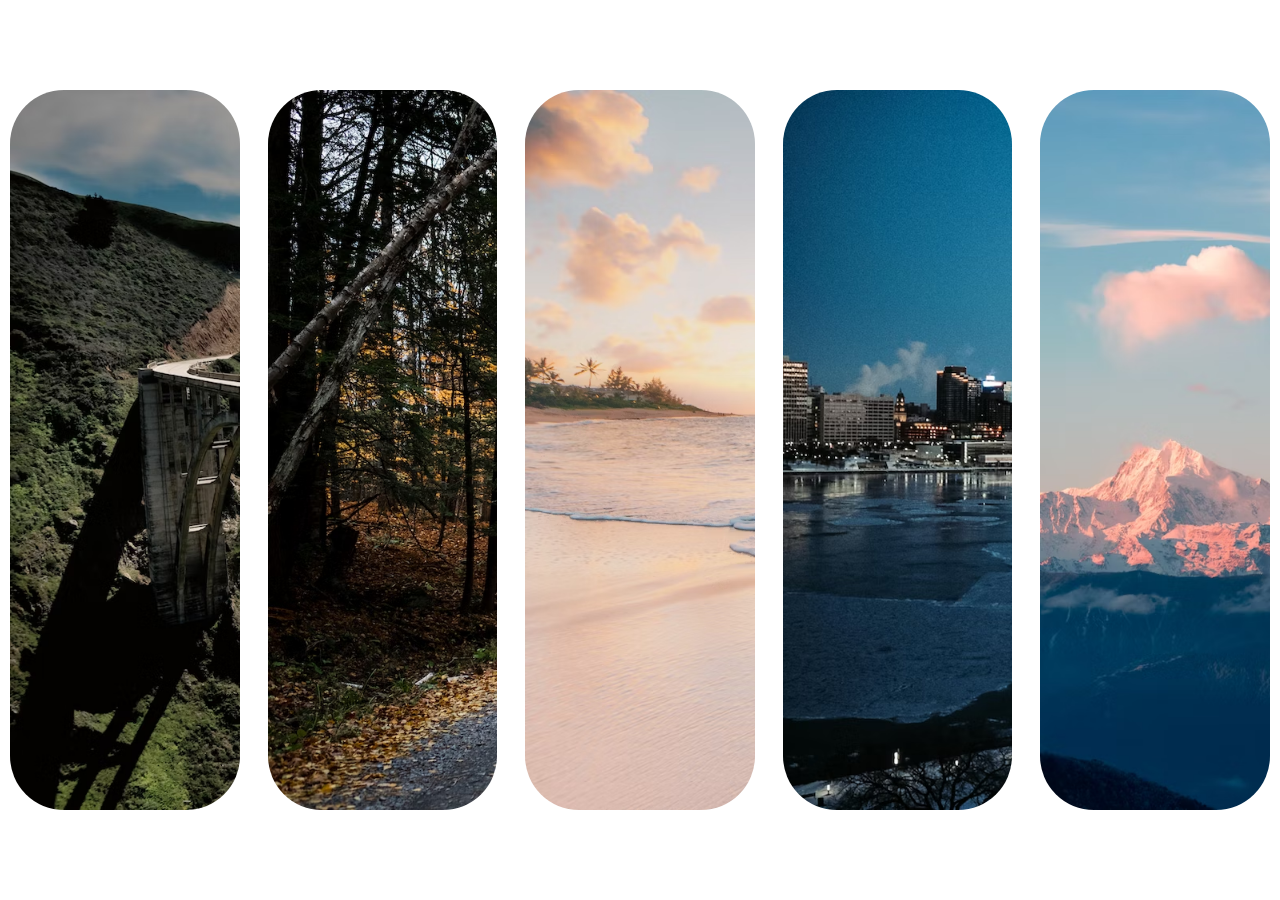
<file: expanding-cards/index.html>
<!DOCTYPE html>
<html lang="en">
<head>
    <meta charset="UTF-8">
    <meta name="viewport" content="width=device-width, initial-scale=1.0">
    <title>Expanding Cards</title>
    <link rel="stylesheet" href="normalize.css">
    <link rel="stylesheet" href="style.css">
</head>
<body>
    <div class="cardContainer">
        <div class="card backimg1">
            <h3>Explore The World</h3>
        </div>
        <div class="card backimg2">
            <h3>Wild Forest</h3>
        </div>
        <div class="card backimg3">
            <h3>Sunny Beach</h3>
        </div>
        <div class="card backimg4">
            <h3>City on Winter</h3>
        </div>
        <div class="card backimg5">
            <h3>Mountains - Clouds</h3>
        </div>
    </div>
    <script src="script.js"></script>
</body>
</html>
</file>
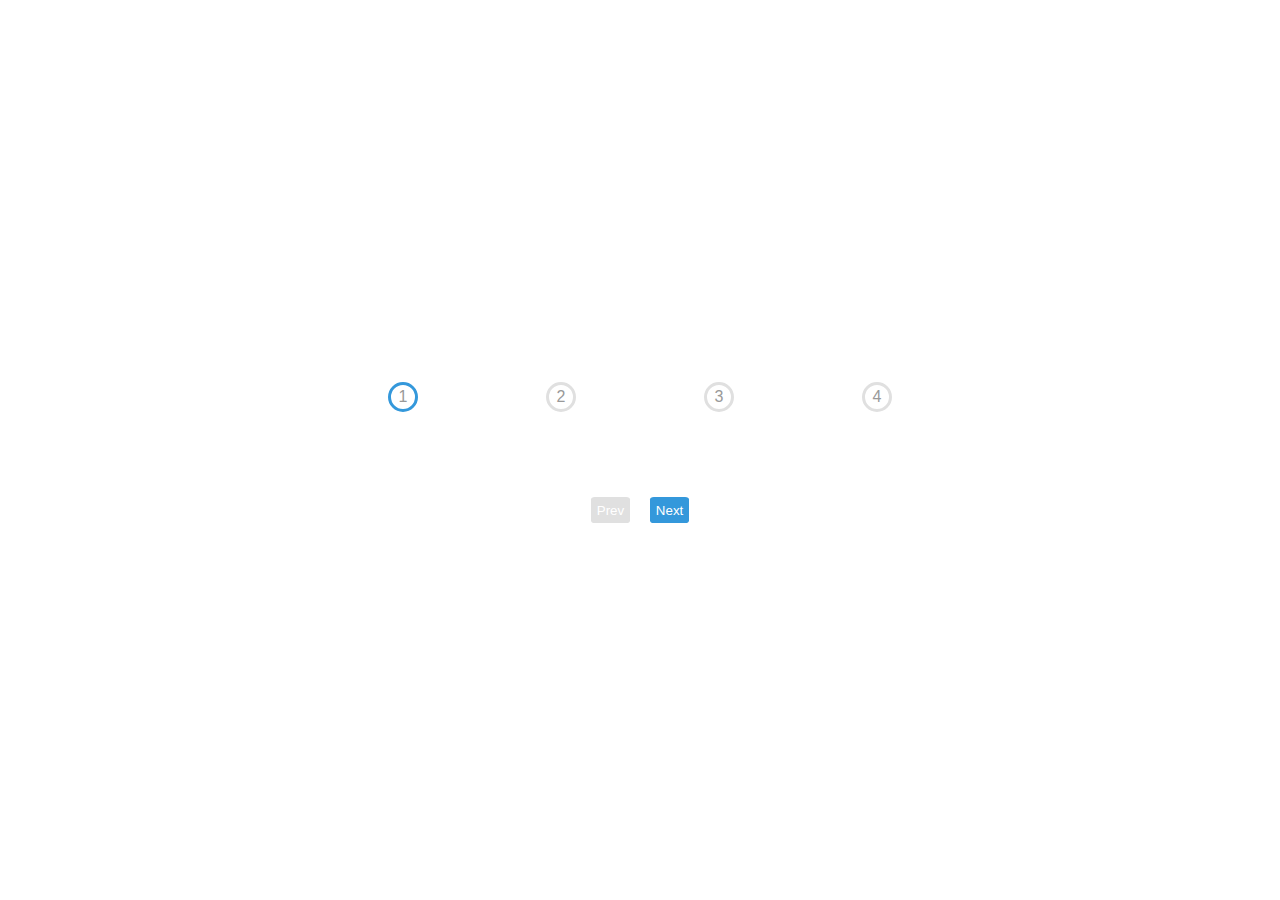
<file: progress-steps/index.html>
<!DOCTYPE html>
<html lang="en">
<head>
    <meta charset="UTF-8">
    <meta name="viewport" content="width=device-width, initial-scale=1.0">
    <title>Progress Steps</title>
    <link rel="stylesheet" href="normalize.css">
    <link rel="stylesheet" href="style.css">
</head>
<body>
    <div class="numbersContainer">
        <div class="number">
            <h3>1</h3>
        </div>
        <div class="number"> 
            <h3>2</h3>
        </div>
        <div class="number">
            <h3>3</h3>
        </div>
        <div class="number">
            <h3>4</h3>
        </div>
    </div>
    <div class="buttons">
            <button class="buttonActive" id="prevBtn">Prev</button>
            <button class="buttonActive" id="nextBtn">Next</button>
    </div>
    <script src="script.js"></script>
</body>
</html>
</file>
<file: expanding-cards/style.css>
*{
    box-sizing: border-box;
}
html, body{
    font-family: 'Muli', sans-serif;
    width: 100%;
    height: 100%;
}

body{
    display: flex;
    align-items: center;
    justify-content: center;
    overflow: hidden;
    margin: 0;
}
.cardContainer{
    width: 100%;
    height: 80%;
    display: flex;
    align-items: center;
    justify-content: center;
    gap: 2.2%;
    overflow: hidden;
    margin-right: 10px;
    margin-left: 10px;
}
.card{
    display: flex;
    align-items: center;
    justify-content: center;
    width: 100%;
    height: 100%;
    overflow: hidden;
    border-radius:54px;
    cursor: pointer;
}

.cardActive{
    display: flex;
    align-items: center;
    justify-content: center;
    width: 1000%;
    height: 100%;
    overflow: hidden;
    border-radius:30px;
    background-color: black;
}
.backimg1{
    background-image: url(img/1.avif);
    background-size: cover; /* Adatta l'immagine alla dimensione del div */
    background-repeat: no-repeat; /* Evita la ripetizione dell'immagine */
}
.backimg2{
    background-image: url(img/2.avif);
    background-size: cover; /* Adatta l'immagine alla dimensione del div */
    background-repeat: no-repeat; /* Evita la ripetizione dell'immagine */
}
.backimg3{
    background-image: url(img/3.avif);
    background-size: cover; /* Adatta l'immagine alla dimensione del div */
    background-repeat: no-repeat; /* Evita la ripetizione dell'immagine */
}
.backimg4{
    background-image: url(img/4.avif);
    background-size: cover; /* Adatta l'immagine alla dimensione del div */
    background-repeat: no-repeat; /* Evita la ripetizione dell'immagine */
}
.backimg5{
    background-image: url(img/5.avif);
    background-size: cover; /* Adatta l'immagine alla dimensione del div */
    background-repeat: no-repeat; /* Evita la ripetizione dell'immagine */
}
h3{
    color: #fff;
    display: block;
    margin-block-start: 1em;
    margin-block-end: 1em;
    margin-inline-start: 0px;
    margin-inline-end: 0px;
    font-weight: bold;
}

.card h3{
    font-size: 24px;
    bottom: 20px;
    left: 20px;
    margin: 0;
    opacity: 0;
}
.cardActive h3{
    opacity: 1;
    background-color: rgba(0, 0, 0, 0.7);
    padding: 3px;
}

.card:hover{
    transition: opacity 0.3s ease;
    opacity: 0.85;
}
</file>
<file: progress-steps/style.css>
*{
    box-sizing: border-box;
}
html, body{
    font-family: 'Muli', sans-serif;
    width: 100%;
    height: 100%;
}

body{
    display: flex;
    flex-direction: column;
    align-items: center;
    justify-content:center;
    gap: 10%;
    overflow: hidden;
}

.numbersContainer{
    display: flex;
    gap: 10%;
    align-items: center;
    justify-content:center;
    width: 100%;
}

.number{
    display: flex;
    align-items: center;
    justify-content:center;
    background-color: #fff;
    color: #999;
    border-radius: 50%; 
    border: 3px solid #e0e0e0;
    height: 30px;
    width: 30px;
}


.numberActive{
    display: flex;
    align-items: center;
    justify-content:center;
    background-color: #fff;
    color: #999;
    border-radius: 50%; 
    border: 3px solid #3498db;
    height: 30px;
    width: 30px;
}

.buttons{
    display: flex;
    align-items: center;
    justify-content:center;
    gap: 25%;
}

.buttons button{
    display: flex;
    align-items: center;
    justify-content:center;
    height: 150%;
    width: 100%;
    border-radius: 10%;
    border: none;
    color: #fff;
}

.buttonActive{
    background-color: #3498db;
    cursor: pointer;
}

.buttonDisactive{
    background-color: #e0e0e0;
    cursor:not-allowed;
}
</file>
